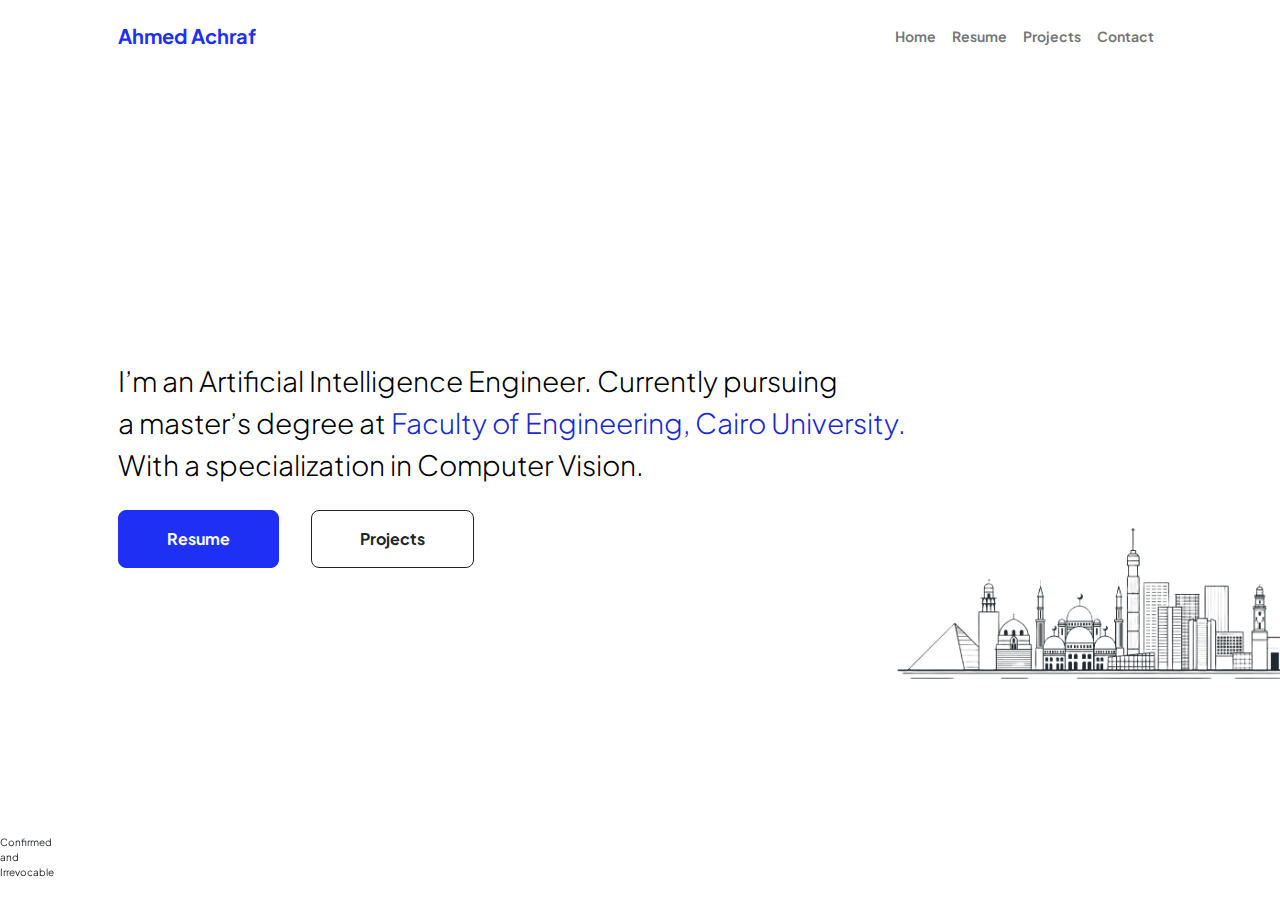
<file: index.html>
<!DOCTYPE html>
<html lang="en">
    <head>
        <meta charset="utf-8" />
        <meta name="viewport" content="width=device-width, initial-scale=1, shrink-to-fit=no" />
        <meta name="description" content="" />
        <meta name="author" content="" />
        <title>Ahmed Achraf ™</title>
        <!-- Favicon-->
        <link rel="icon" type="image/x-icon" href="assets/favicon.png" />
        <!-- Custom Google font-->
        <link rel="preconnect" href="https://fonts.googleapis.com" />
        <link rel="preconnect" href="https://fonts.gstatic.com" crossorigin />
        <link href="https://fonts.googleapis.com/css2?family=Plus+Jakarta+Sans:wght@100;200;300;400;500;600;700;800;900&amp;display=swap" rel="stylesheet" />
        <!-- Bootstrap icons-->
        <link href="https://cdn.jsdelivr.net/npm/bootstrap-icons@1.8.1/font/bootstrap-icons.css" rel="stylesheet" />
        <!-- Core theme CSS (includes Bootstrap)-->
        <link href="css/styles.css" rel="stylesheet" />
        <style>
            .logos-row {
                display: flex;
                justify-content: right; 

            }
    
            .logos-row img {
                margin-right: -151px;
                margin-top: -56px;
                width: 416px;
            }
            .vertical{
                font-size: 10px;
                position: fixed;
                bottom: 20px;
                right: 1210px;
            }
        </style>
    </head>
    <body class="d-flex flex-column h-100">
        <main class="flex-shrink-0">
            <!-- Navigation-->
            <nav class="navbar navbar-expand-lg navbar-light bg-white py-3">
                <div class="container px-5">
                    <a class="navbar-brand" href="index.html"><span class="fw-bolder text-primary">Ahmed Achraf</span></a>
                    <button class="navbar-toggler" type="button" data-bs-toggle="collapse" data-bs-target="#navbarSupportedContent" aria-controls="navbarSupportedContent" aria-expanded="false" aria-label="Toggle navigation"><span class="navbar-toggler-icon"></span></button>
                    <div class="collapse navbar-collapse" id="navbarSupportedContent">
                        <ul class="navbar-nav ms-auto mb-2 mb-lg-0 small fw-bolder">
                            <li class="nav-item"><a class="nav-link" href="index.html">Home</a></li>
                            <li class="nav-item"><a class="nav-link" href="resume.html">Resume</a></li>
                            <li class="nav-item"><a class="nav-link" href="projects.html">Projects</a></li>
                            <li class="nav-item"><a class="nav-link" href="contact.html">Contact</a></li>
                        </ul>
                    </div>
                </div>
            </nav>
            <!-- Header-->
            <header class="py-5">
                <div class="vertical">Confirmed and Irrevocable</div>
                <div class="container px-5">
                    <div class="row gx-5 align-items-center">
                        <div class="col-xxl-5">
                            <!-- Header text content-->
        </br>
        </br>
        </br>
        </br>
        </br>
        </br>
        </br>
        </br>
         </br>
        </br>
        
                            <div class="text-center text-xxl-start">
                                <div class="fs-3 fw-light text-muted">I’m an Artificial Intelligence Engineer. Currently pursuing</br> a master’s degree at <span style="color: #1a29cf">Faculty of Engineering, Cairo University. </br></span>With a specialization in Computer Vision.</div>
                            </div>

        </br>
        



                            <div class="text-center text-xxl-start">
                                <div class="d-grid gap-3 d-sm-flex justify-content-sm-center justify-content-xxl-start mb-3">
                                    <a class="btn btn-primary btn-lg px-5 py-3 me-sm-3 fs-6 fw-bolder" href="resume.html">Resume</a>
                                    <a class="btn btn-outline-dark btn-lg px-5 py-3 fs-6 fw-bolder" href="projects.html">Projects</a>
                                </div>
                            </div>

                        </div>
                        <div class="logos-row"><img src="assets\cairo.png" alt="Cairo"> </div>
                        
                <!-- <div class="logos-row">
                    <a href="https://github.com/AhmedAchraf2001" target="_blank">
                        <img src="assets\github.png" alt="GitHub">
                    </a>
                    <a href="https://www.linkedin.com/in/ahmedachraf2001/" target="_blank">
                        <img src="assets\linkedin.jpg" alt="LinkedIn">
                    </a>
                    <a href="https://x.com/ahmedachraf2001/" target="_blank">
                        <img src="assets\twitter.jpg" alt="Twitter">
                    </a>
                    <a href="https://www.facebook.com/ahmedachraf2001" target="_blank">
                        <img src="assets\facebook.png" alt="Facebook">
                    </a>
                </div> -->
    </body>
</html>
</file>
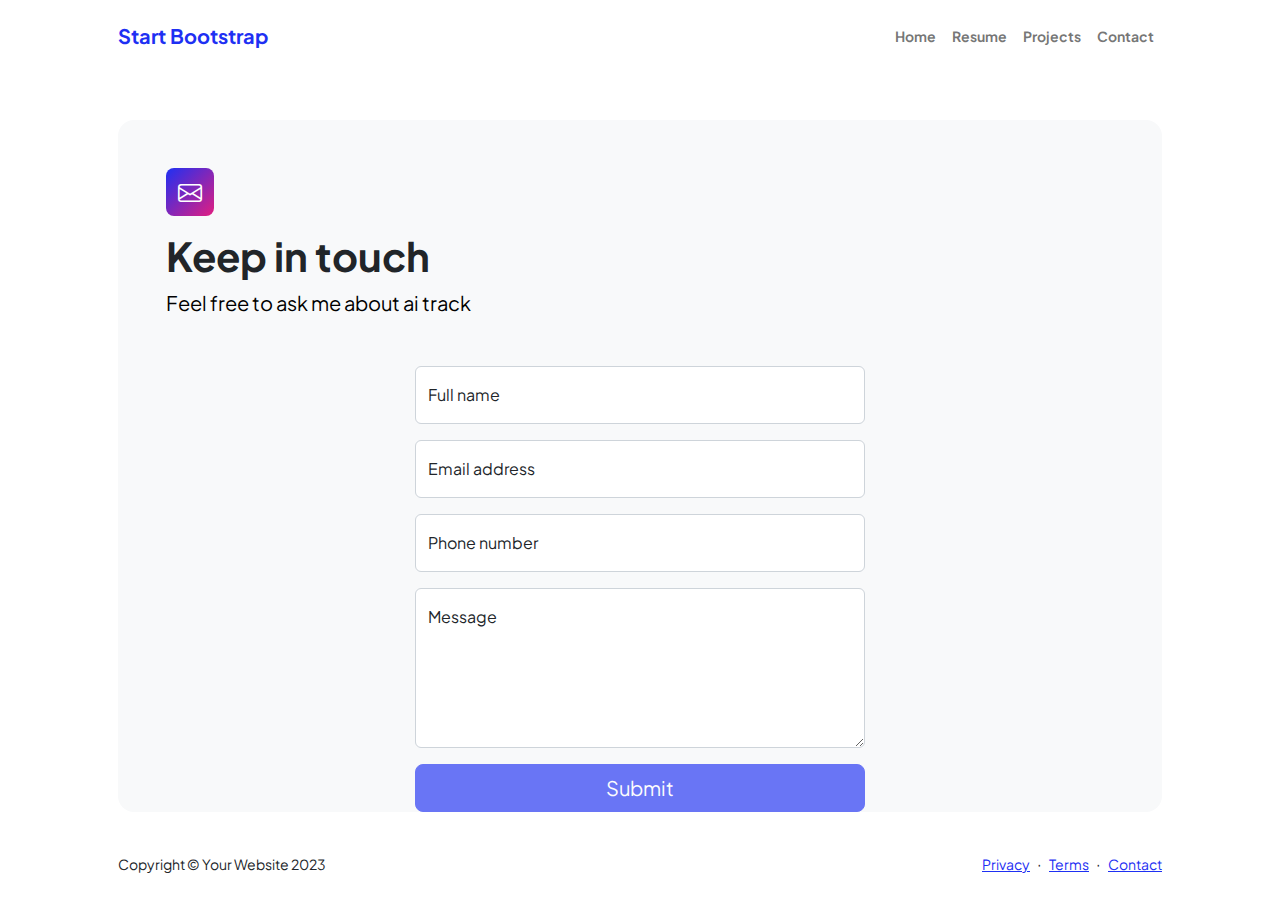
<file: contact.html>
<!DOCTYPE html>
<html lang="en">
    <head>
        <meta charset="utf-8" />
        <meta name="viewport" content="width=device-width, initial-scale=1, shrink-to-fit=no" />
        <meta name="description" content />
        <meta name="author" content />
        <title>Ahmed Achraf - Contact</title>
        <!-- Favicon-->
        <link rel="icon" type="image/x-icon" href="assets/favicon.png" />
        <!-- Custom Google font-->
        <link rel="preconnect" href="https://fonts.googleapis.com" />
        <link rel="preconnect" href="https://fonts.gstatic.com" crossorigin />
        <link href="https://fonts.googleapis.com/css2?family=Plus+Jakarta+Sans:wght@100;200;300;400;500;600;700;800;900&amp;display=swap" rel="stylesheet" />
        <!-- Bootstrap icons-->
        <link href="https://cdn.jsdelivr.net/npm/bootstrap-icons@1.8.1/font/bootstrap-icons.css" rel="stylesheet" />
        <!-- Core theme CSS (includes Bootstrap)-->
        <link href="css/styles.css" rel="stylesheet" />
    </head>
    <body class="d-flex flex-column">
        <main class="flex-shrink-0">
            <!-- Navigation-->
            <nav class="navbar navbar-expand-lg navbar-light bg-white py-3">
                <div class="container px-5">
                    <a class="navbar-brand" href="index.html"><span class="fw-bolder text-primary">Start Bootstrap</span></a>
                    <button class="navbar-toggler" type="button" data-bs-toggle="collapse" data-bs-target="#navbarSupportedContent" aria-controls="navbarSupportedContent" aria-expanded="false" aria-label="Toggle navigation"><span class="navbar-toggler-icon"></span></button>
                    <div class="collapse navbar-collapse" id="navbarSupportedContent">
                        <ul class="navbar-nav ms-auto mb-2 mb-lg-0 small fw-bolder">
                            <li class="nav-item"><a class="nav-link" href="index.html">Home</a></li>
                            <li class="nav-item"><a class="nav-link" href="resume.html">Resume</a></li>
                            <li class="nav-item"><a class="nav-link" href="projects.html">Projects</a></li>
                            <li class="nav-item"><a class="nav-link" href="contact.html">Contact</a></li>
                        </ul>
                    </div>
                </div>
            </nav>
            <!-- Page content-->
            <section class="py-5">
                <div class="container px-5">
                    <!-- Contact form-->
                    <div class="bg-light rounded-4 py-5 px-4 px-md-5">
                        <div class="text-center mb-5">
                            <div class="feature bg-primary bg-gradient-primary-to-secondary text-white rounded-3 mb-3"><i class="bi bi-envelope"></i></div>
                            <h1 class="fw-bolder">Keep in touch</h1>
                            <p class="lead fw-normal text-muted mb-0">Feel free to ask me about ai track</p>
                        </div>
                        <div class="row gx-5 justify-content-center">
                            <div class="col-lg-8 col-xl-6">
                                <!-- * * * * * * * * * * * * * * *-->
                                <!-- * * SB Forms Contact Form * *-->
                                <!-- * * * * * * * * * * * * * * *-->
                                <!-- This form is pre-integrated with SB Forms.-->
                                <!-- To make this form functional, sign up at-->
                                <!-- https://startbootstrap.com/solution/contact-forms-->
                                <!-- to get an API token!-->
                                <form id="contactForm" data-sb-form-api-token="API_TOKEN">
                                    <!-- Name input-->
                                    <div class="form-floating mb-3">
                                        <input class="form-control" id="name" type="text" placeholder="Enter your name..." data-sb-validations="required" />
                                        <label for="name">Full name</label>
                                        <div class="invalid-feedback" data-sb-feedback="name:required">A name is required.</div>
                                    </div>
                                    <!-- Email address input-->
                                    <div class="form-floating mb-3">
                                        <input class="form-control" id="email" type="email" placeholder="name@example.com" data-sb-validations="required,email" />
                                        <label for="email">Email address</label>
                                        <div class="invalid-feedback" data-sb-feedback="email:required">An email is required.</div>
                                        <div class="invalid-feedback" data-sb-feedback="email:email">Email is not valid.</div>
                                    </div>
                                    <!-- Phone number input-->
                                    <div class="form-floating mb-3">
                                        <input class="form-control" id="phone" type="tel" placeholder="(123) 456-7890" data-sb-validations="required" />
                                        <label for="phone">Phone number</label>
                                        <div class="invalid-feedback" data-sb-feedback="phone:required">A phone number is required.</div>
                                    </div>
                                    <!-- Message input-->
                                    <div class="form-floating mb-3">
                                        <textarea class="form-control" id="message" type="text" placeholder="Enter your message here..." style="height: 10rem" data-sb-validations="required"></textarea>
                                        <label for="message">Message</label>
                                        <div class="invalid-feedback" data-sb-feedback="message:required">A message is required.</div>
                                    </div>
                                    <!-- Submit success message-->
                                    <!---->
                                    <!-- This is what your users will see when the form-->
                                    <!-- has successfully submitted-->
                                    <div class="d-none" id="submitSuccessMessage">
                                        <div class="text-center mb-3">
                                            <div class="fw-bolder">Form submission successful!</div>
                                            To activate this form, sign up at
                                            <br />
                                            <a href="https://startbootstrap.com/solution/contact-forms">https://startbootstrap.com/solution/contact-forms</a>
                                        </div>
                                    </div>
                                    <!-- Submit error message-->
                                    <!---->
                                    <!-- This is what your users will see when there is-->
                                    <!-- an error submitting the form-->
                                    <div class="d-none" id="submitErrorMessage"><div class="text-center text-danger mb-3">Error sending message!</div></div>
                                    <!-- Submit Button-->
                                    <div class="d-grid"><button class="btn btn-primary btn-lg disabled" id="submitButton" type="submit">Submit</button></div>
                                </form>
                            </div>
                        </div>
                    </div>
                </div>
            </section>
        </main>
        <!-- Footer-->
        <footer class="bg-white py-4 mt-auto">
            <div class="container px-5">
                <div class="row align-items-center justify-content-between flex-column flex-sm-row">
                    <div class="col-auto"><div class="small m-0">Copyright &copy; Your Website 2023</div></div>
                    <div class="col-auto">
                        <a class="small" href="#!">Privacy</a>
                        <span class="mx-1">&middot;</span>
                        <a class="small" href="#!">Terms</a>
                        <span class="mx-1">&middot;</span>
                        <a class="small" href="#!">Contact</a>
                    </div>
                </div>
            </div>
        </footer>
        <!-- Bootstrap core JS-->
        <script src="https://cdn.jsdelivr.net/npm/bootstrap@5.2.3/dist/js/bootstrap.bundle.min.js"></script>
        <!-- Core theme JS-->
        <script src="js/scripts.js"></script>
        <!-- * * * * * * * * * * * * * * * * * * * * * * * * * * * * * * * * * * * * * * * *-->
        <!-- * *                               SB Forms JS                               * *-->
        <!-- * * Activate your form at https://startbootstrap.com/solution/contact-forms * *-->
        <!-- * * * * * * * * * * * * * * * * * * * * * * * * * * * * * * * * * * * * * * * *-->
        <script src="https://cdn.startbootstrap.com/sb-forms-latest.js"></script>
    </body>
</html>
</file>
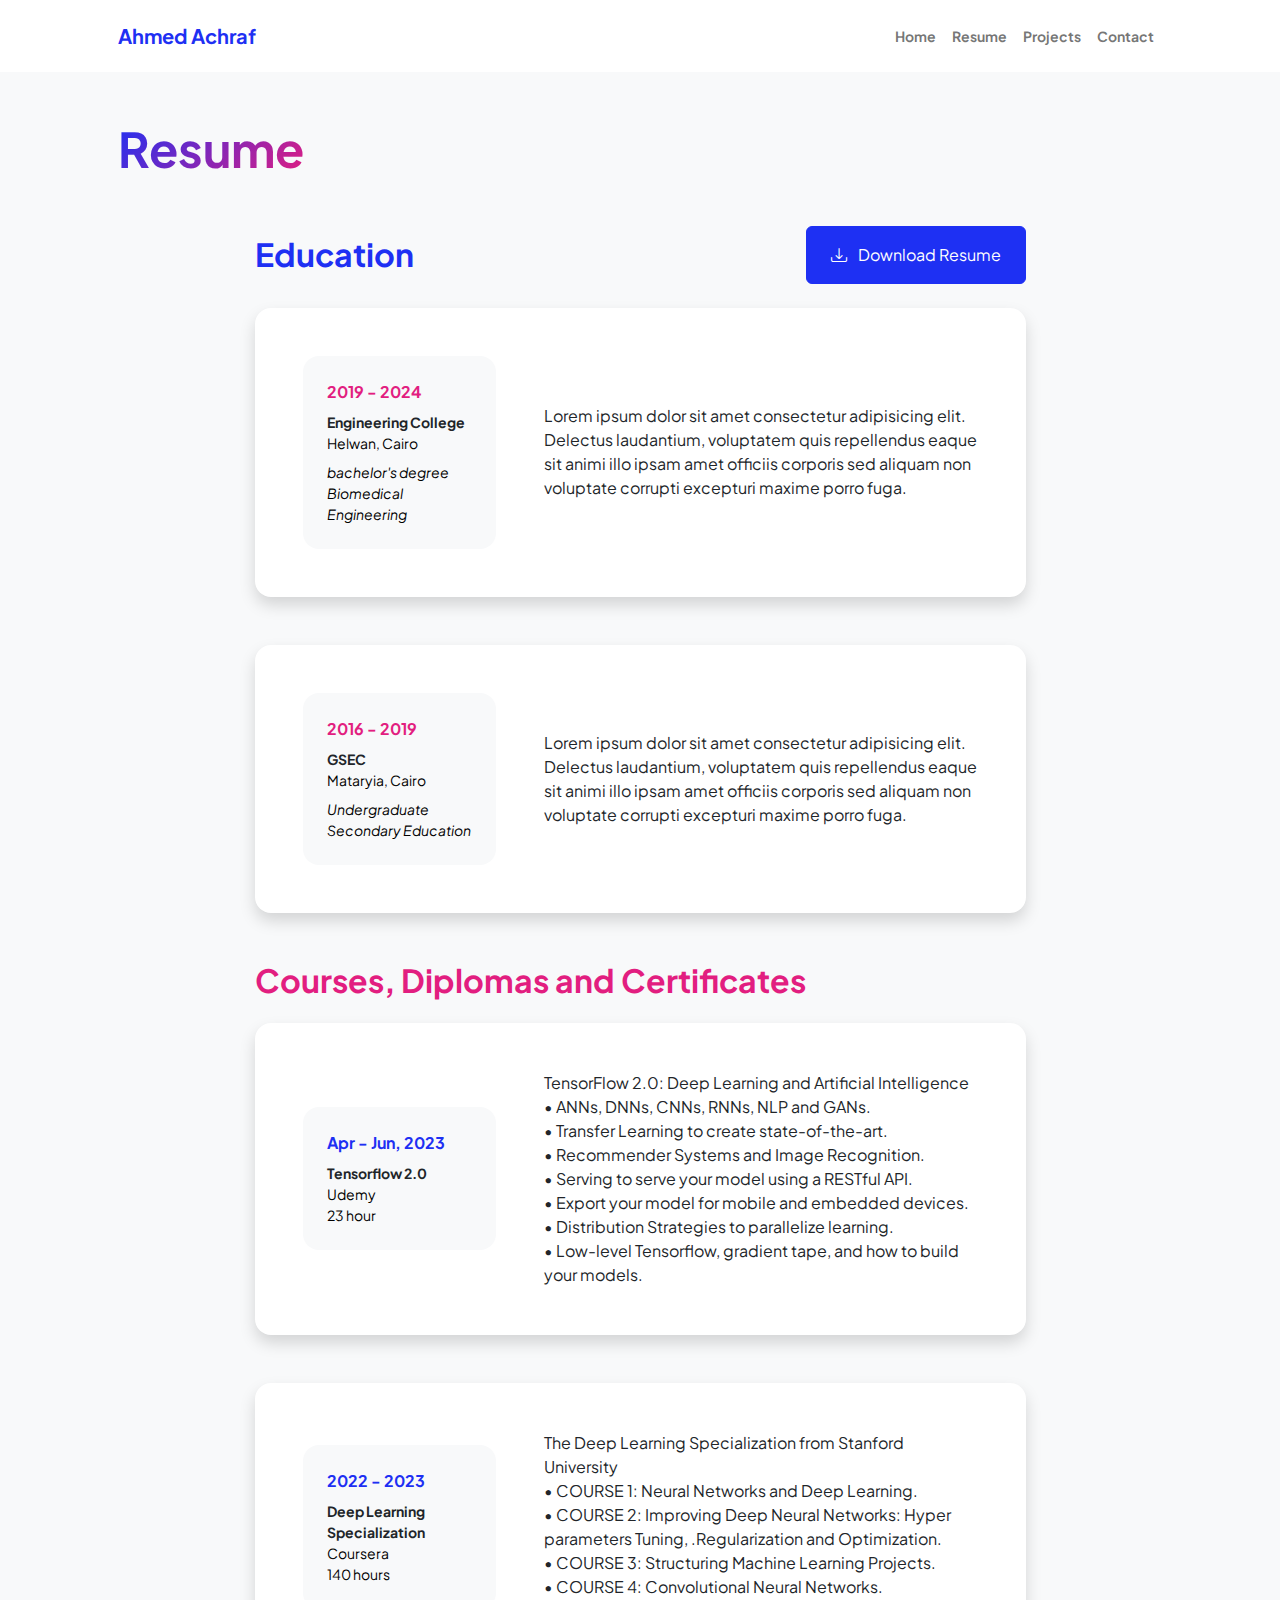
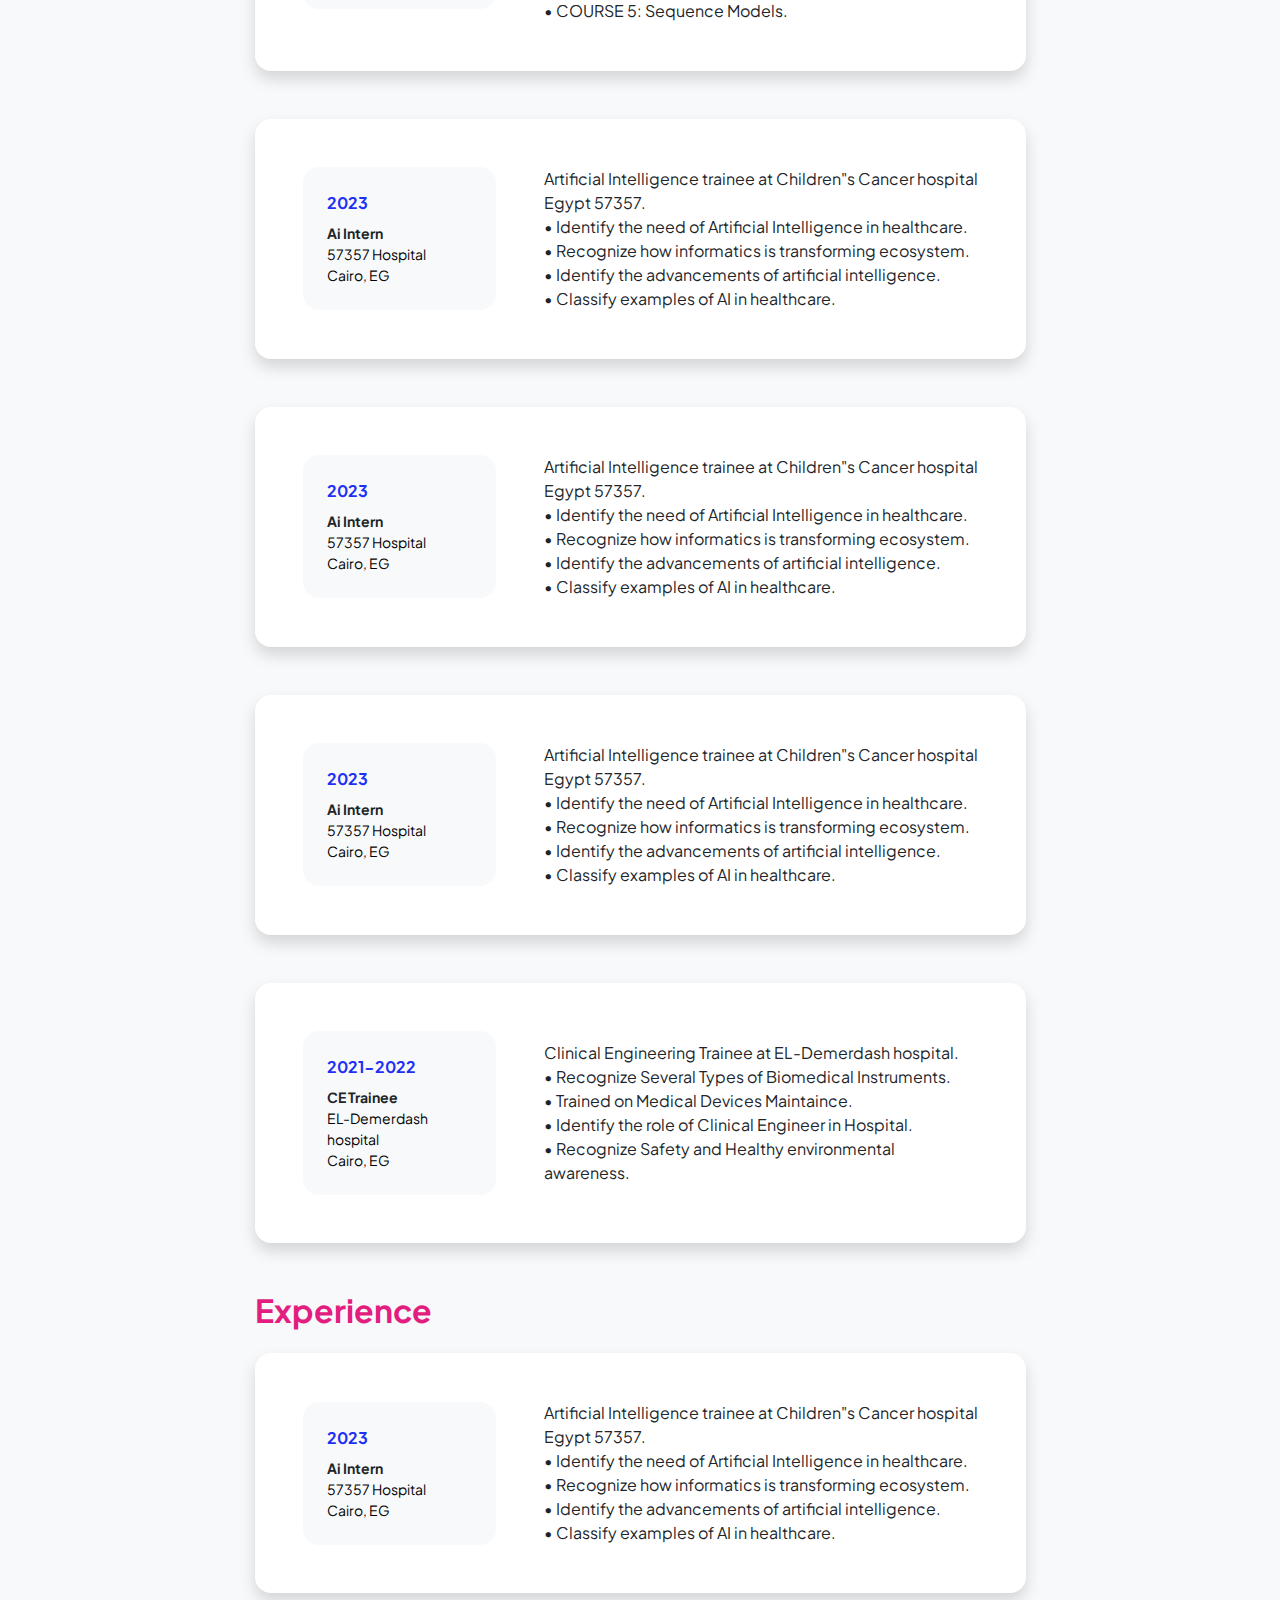
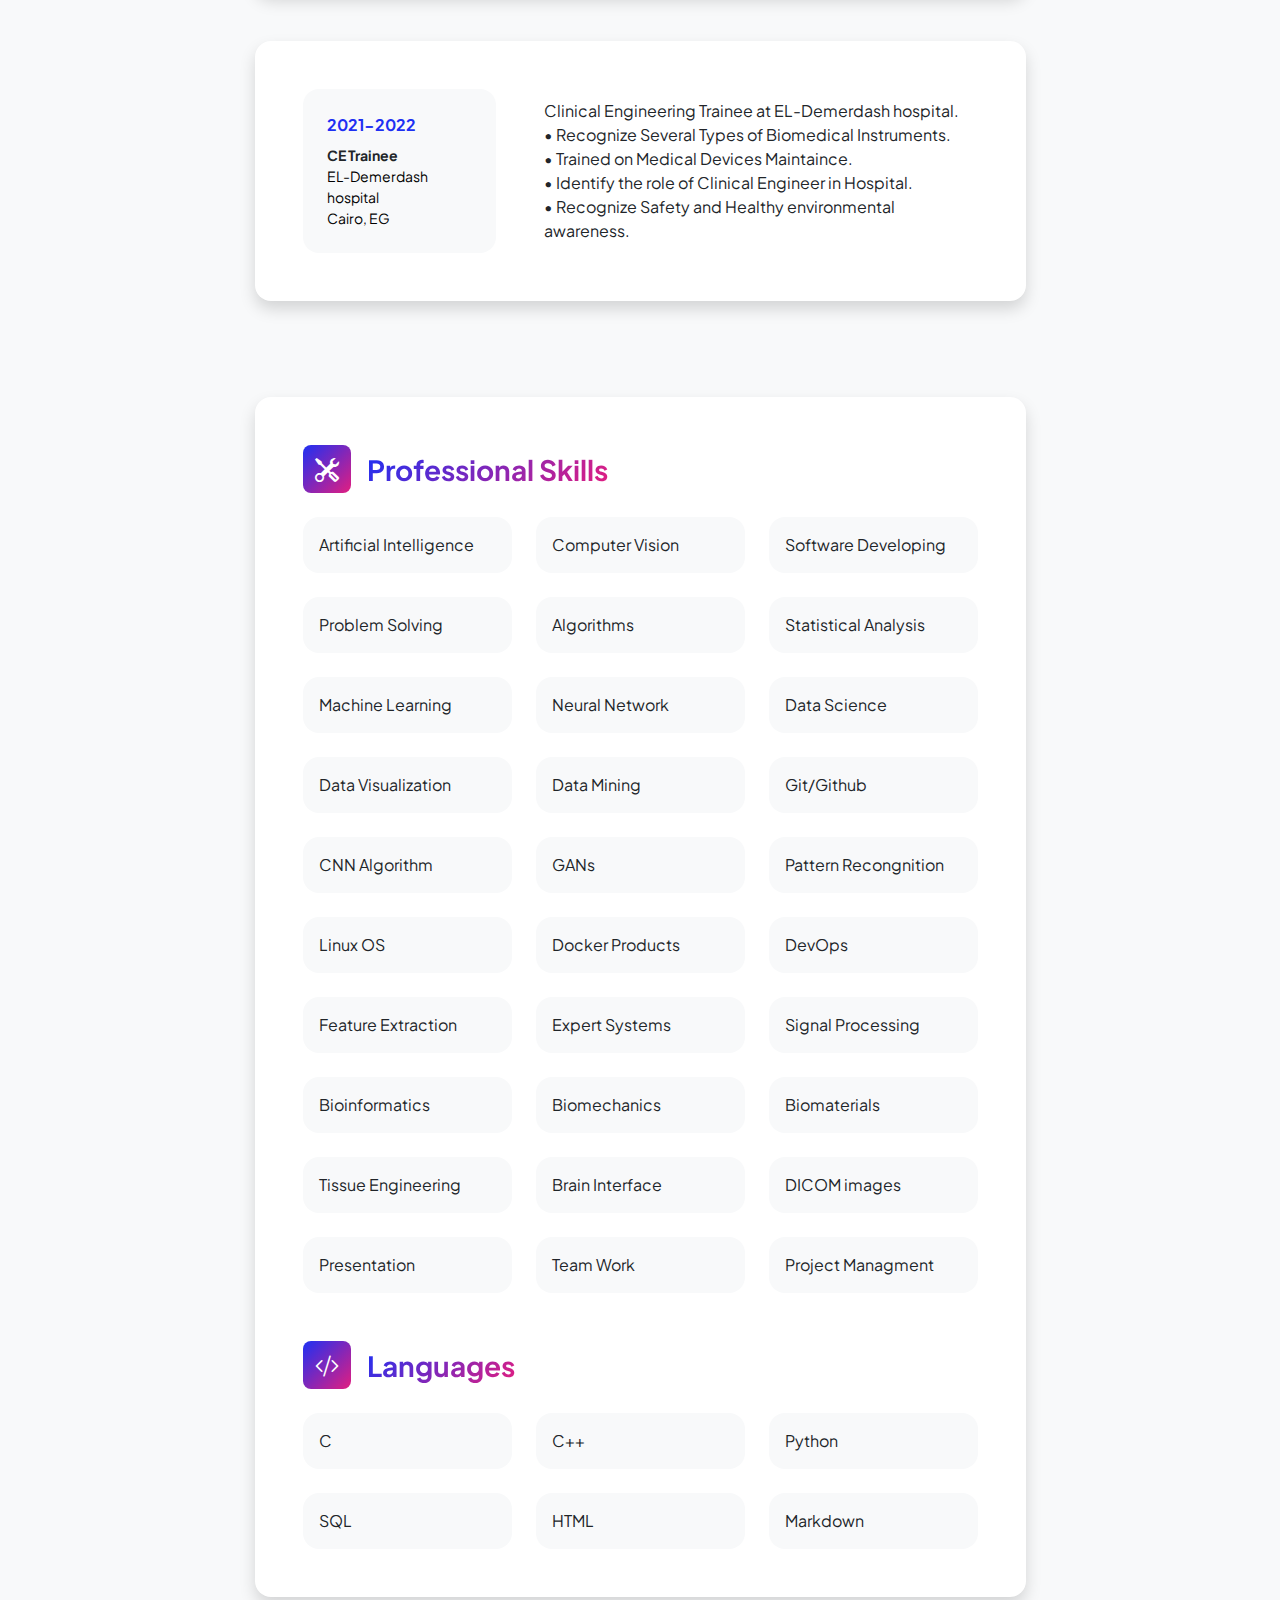
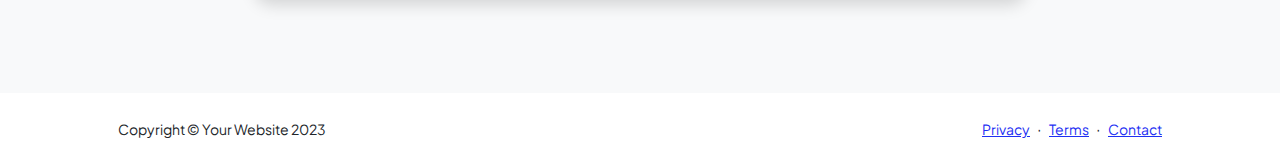
<file: resume.html>
<!DOCTYPE html>
<html lang="en">
    <head>
        <meta charset="utf-8" />
        <meta name="viewport" content="width=device-width, initial-scale=1, shrink-to-fit=no" />
        <meta name="description" content="" />
        <meta name="author" content="" />
        <title>Ahmed Achraf - Resume</title>
        <!-- Favicon-->
        <link rel="icon" type="image/x-icon" href="assets/favicon.png" />
        <!-- Custom Google font-->
        <link rel="preconnect" href="https://fonts.googleapis.com" />
        <link rel="preconnect" href="https://fonts.gstatic.com" crossorigin />
        <link href="https://fonts.googleapis.com/css2?family=Plus+Jakarta+Sans:wght@100;200;300;400;500;600;700;800;900&amp;display=swap" rel="stylesheet" />
        <!-- Bootstrap icons-->
        <link href="https://cdn.jsdelivr.net/npm/bootstrap-icons@1.8.1/font/bootstrap-icons.css" rel="stylesheet" />
        <!-- Core theme CSS (includes Bootstrap)-->
        <link href="css/styles.css" rel="stylesheet" />
    </head>
    <body class="d-flex flex-column h-100 bg-light">
        <main class="flex-shrink-0">
            <!-- Navigation-->
            <nav class="navbar navbar-expand-lg navbar-light bg-white py-3">
                <div class="container px-5">
                    <a class="navbar-brand" href="index.html"><span class="fw-bolder text-primary">Ahmed Achraf</span></a>
                    <button class="navbar-toggler" type="button" data-bs-toggle="collapse" data-bs-target="#navbarSupportedContent" aria-controls="navbarSupportedContent" aria-expanded="false" aria-label="Toggle navigation"><span class="navbar-toggler-icon"></span></button>
                    <div class="collapse navbar-collapse" id="navbarSupportedContent">
                        <ul class="navbar-nav ms-auto mb-2 mb-lg-0 small fw-bolder">
                            <li class="nav-item"><a class="nav-link" href="index.html">Home</a></li>
                            <li class="nav-item"><a class="nav-link" href="resume.html">Resume</a></li>
                            <li class="nav-item"><a class="nav-link" href="projects.html">Projects</a></li>
                            <li class="nav-item"><a class="nav-link" href="contact.html">Contact</a></li>
                        </ul>
                    </div>
                </div>
            </nav>
            <!-- Page Content-->
            <div class="container px-5 my-5">
                <div class="text-center mb-5">
                    <h1 class="display-5 fw-bolder mb-0"><span class="text-gradient d-inline">Resume</span></h1>
                </div>
                <div class="row gx-5 justify-content-center">
                    <div class="col-lg-11 col-xl-9 col-xxl-8">
                        <!-- Education Section-->
                        <section>
                            <div class="d-flex align-items-center justify-content-between mb-4">
                                <h2 class="text-primary fw-bolder mb-0">Education</h2>
                                <!-- Download resume button -->
                                <!-- Note: Set the link href target to a PDF file within your project -->
                                <a class="btn btn-primary px-4 py-3" href="https://drive.google.com/uc?export=download&id=1XPMuKpTA9o96VHDYKqzvcKRWG084343t">
                                    <div class="d-inline-block bi bi-download me-2"></div>
                                    Download Resume
                                </a>
                            </div>

                            <!-- Education Card 1-->
                            <div class="card shadow border-0 rounded-4 mb-5">
                                <div class="card-body p-5">
                                    <div class="row align-items-center gx-5">
                                        <div class="col text-center text-lg-start mb-4 mb-lg-0">
                                            <div class="bg-light p-4 rounded-4">
                                                <div class="text-secondary fw-bolder mb-2">2019 - 2024</div>
                                                <div class="mb-2">
                                                    <div class="small fw-bolder">Engineering College</div>
                                                    <div class="small text-muted">Helwan, Cairo</div>
                                                </div>
                                                <div class="fst-italic">
                                                    <div class="small text-muted">bachelor's degree</div>
                                                    <div class="small text-muted">Biomedical Engineering</div>
                                                </div>
                                            </div>
                                        </div>
                                        <div class="col-lg-8"><div>Lorem ipsum dolor sit amet consectetur adipisicing elit. Delectus laudantium, voluptatem quis repellendus eaque sit animi illo ipsam amet officiis corporis sed aliquam non voluptate corrupti excepturi maxime porro fuga.</div></div>
                                    </div>
                                </div>
                            </div>
                            <!-- Education Card 2-->
                            <div class="card shadow border-0 rounded-4 mb-5">
                                <div class="card-body p-5">
                                    <div class="row align-items-center gx-5">
                                        <div class="col text-center text-lg-start mb-4 mb-lg-0">
                                            <div class="bg-light p-4 rounded-4">
                                                <div class="text-secondary fw-bolder mb-2">2016 - 2019</div>
                                                <div class="mb-2">
                                                    <div class="small fw-bolder">GSEC</div>
                                                    <div class="small text-muted">Mataryia, Cairo</div>
                                                </div>
                                                <div class="fst-italic">
                                                    <div class="small text-muted">Undergraduate</div>
                                                    <div class="small text-muted">Secondary Education</div>
                                                </div>
                                            </div>
                                        </div>
                                        <div class="col-lg-8"><div>Lorem ipsum dolor sit amet consectetur adipisicing elit. Delectus laudantium, voluptatem quis repellendus eaque sit animi illo ipsam amet officiis corporis sed aliquam non voluptate corrupti excepturi maxime porro fuga.</div></div>
                                    </div>
                                </div>
                            </div>
                        </section>





                        <!-- Courses Section-->
                        <section>
                            <h2 class="text-secondary fw-bolder mb-4">Courses, Diplomas and Certificates</h2>
                            <!-- Courses Card 1-->
                            <div class="card shadow border-0 rounded-4 mb-5">
                                <div class="card-body p-5">
                                    <div class="row align-items-center gx-5">
                                        <div class="col text-center text-lg-start mb-4 mb-lg-0">
                                            <div class="bg-light p-4 rounded-4">
                                                <div class="text-primary fw-bolder mb-2">Apr - Jun, 2023</div>
                                                <div class="small fw-bolder">Tensorflow 2.0</div>
                                                <div class="small text-muted">Udemy</div>
                                                <div class="small text-muted">23 hour</div>
                                            </div>
                                        </div>
                                        <div class="col-lg-8"><div>
                                            TensorFlow 2.0: Deep Learning and Artificial Intelligence<br>
                                            • ANNs, DNNs, CNNs, RNNs, NLP and GANs.<br>
                                            • Transfer Learning to create state-of-the-art.<br>
                                            • Recommender Systems and Image Recognition.<br>
                                            • Serving to serve your model using a RESTful API.<br>
                                            • Export your model for mobile and embedded devices.<br>
                                            • Distribution Strategies to parallelize learning.<br>
                                            • Low-level Tensorflow, gradient tape, and how to build your models.
                                        </div></div>
                                    </div>
                                </div>
                            </div>

                            <!-- Courses Card 2-->
                            <div class="card shadow border-0 rounded-4 mb-5">
                                <div class="card-body p-5">
                                    <div class="row align-items-center gx-5">
                                        <div class="col text-center text-lg-start mb-4 mb-lg-0">
                                            <div class="bg-light p-4 rounded-4">
                                                <div class="text-primary fw-bolder mb-2">2022 - 2023</div>
                                                <div class="small fw-bolder">Deep Learning Specialization</div>
                                                <div class="small text-muted">Coursera</div>
                                                <div class="small text-muted">140 hours</div>
                                            </div>
                                        </div>
                                        <div class="col-lg-8"><div>The Deep Learning Specialization from Stanford University<br>
                                            • COURSE 1: Neural Networks and Deep Learning.<br>
                                            • COURSE 2: Improving Deep Neural Networks: Hyper parameters Tuning, .Regularization and Optimization.<br>
                                            • COURSE 3: Structuring Machine Learning Projects.<br>
                                            • COURSE 4: Convolutional Neural Networks.<br>
                                            • COURSE 5: Sequence Models.<br>
                                        </div></div>
                                    </div>
                                </div>
                            </div>

                            <!-- Courses Card 3-->
                            <div class="card shadow border-0 rounded-4 mb-5">
                                <div class="card-body p-5">
                                    <div class="row align-items-center gx-5">
                                        <div class="col text-center text-lg-start mb-4 mb-lg-0">
                                            <div class="bg-light p-4 rounded-4">
                                                <div class="text-primary fw-bolder mb-2">2023</div>
                                                <div class="small fw-bolder">Ai Intern</div>
                                                <div class="small text-muted">57357 Hospital</div>
                                                <div class="small text-muted">Cairo, EG</div>
                                            </div>
                                        </div>
                                        <div class="col-lg-8"><div>Artificial Intelligence trainee at Children"s Cancer hospital Egypt 57357.<br>
                                                                        • Identify the need of Artificial Intelligence in healthcare.<br>
                                                                        • Recognize how informatics is transforming ecosystem.<br>
                                                                        • Identify the advancements of artificial intelligence.<br>
                                                                        • Classify examples of AI in healthcare.
                                        </div></div>
                                    </div>
                                </div>
                            </div>

                            <!-- Courses Card 4-->
                            <div class="card shadow border-0 rounded-4 mb-5">
                                <div class="card-body p-5">
                                    <div class="row align-items-center gx-5">
                                        <div class="col text-center text-lg-start mb-4 mb-lg-0">
                                            <div class="bg-light p-4 rounded-4">
                                                <div class="text-primary fw-bolder mb-2">2023</div>
                                                <div class="small fw-bolder">Ai Intern</div>
                                                <div class="small text-muted">57357 Hospital</div>
                                                <div class="small text-muted">Cairo, EG</div>
                                            </div>
                                        </div>
                                        <div class="col-lg-8"><div>Artificial Intelligence trainee at Children"s Cancer hospital Egypt 57357.<br>
                                                                        • Identify the need of Artificial Intelligence in healthcare.<br>
                                                                        • Recognize how informatics is transforming ecosystem.<br>
                                                                        • Identify the advancements of artificial intelligence.<br>
                                                                        • Classify examples of AI in healthcare.
                                        </div></div>
                                    </div>
                                </div>
                            </div>

                            <!-- Courses Card 5-->
                            <div class="card shadow border-0 rounded-4 mb-5">
                                <div class="card-body p-5">
                                    <div class="row align-items-center gx-5">
                                        <div class="col text-center text-lg-start mb-4 mb-lg-0">
                                            <div class="bg-light p-4 rounded-4">
                                                <div class="text-primary fw-bolder mb-2">2023</div>
                                                <div class="small fw-bolder">Ai Intern</div>
                                                <div class="small text-muted">57357 Hospital</div>
                                                <div class="small text-muted">Cairo, EG</div>
                                            </div>
                                        </div>
                                        <div class="col-lg-8"><div>Artificial Intelligence trainee at Children"s Cancer hospital Egypt 57357.<br>
                                                                        • Identify the need of Artificial Intelligence in healthcare.<br>
                                                                        • Recognize how informatics is transforming ecosystem.<br>
                                                                        • Identify the advancements of artificial intelligence.<br>
                                                                        • Classify examples of AI in healthcare.
                                        </div></div>
                                    </div>
                                </div>
                            </div>

                            <!-- Courses Card 6-->
                            <div class="card shadow border-0 rounded-4 mb-5">
                                <div class="card-body p-5">
                                    <div class="row align-items-center gx-5">
                                        <div class="col text-center text-lg-start mb-4 mb-lg-0">
                                            <div class="bg-light p-4 rounded-4">
                                                <div class="text-primary fw-bolder mb-2">2021-2022</div>
                                                <div class="small fw-bolder">CE Trainee</div>
                                                <div class="small text-muted">EL-Demerdash hospital</div>
                                                <div class="small text-muted">Cairo, EG</div>
                                            </div>
                                        </div>
                                        <div class="col-lg-8"><div>Clinical Engineering Trainee at EL-Demerdash hospital.<br>
                                                                        • Recognize Several Types of Biomedical Instruments.<br>
                                                                        • Trained on Medical Devices Maintaince.<br>
                                                                        • Identify the role of Clinical Engineer in Hospital.<br>
                                                                        • Recognize Safety and Healthy environmental awareness.
                                        </div></div>
                                    </div>
                                </div>
                            </div>
                        </section>




                        <!-- Experience Section-->
                        <section>
                            <h2 class="text-secondary fw-bolder mb-4">Experience</h2>
                            <!-- Experience Card 1-->
                            <div class="card shadow border-0 rounded-4 mb-5">
                                <div class="card-body p-5">
                                    <div class="row align-items-center gx-5">
                                        <div class="col text-center text-lg-start mb-4 mb-lg-0">
                                            <div class="bg-light p-4 rounded-4">
                                                <div class="text-primary fw-bolder mb-2">2023</div>
                                                <div class="small fw-bolder">Ai Intern</div>
                                                <div class="small text-muted">57357 Hospital</div>
                                                <div class="small text-muted">Cairo, EG</div>
                                            </div>
                                        </div>
                                        <div class="col-lg-8"><div>Artificial Intelligence trainee at Children"s Cancer hospital Egypt 57357.<br>
                                                                        • Identify the need of Artificial Intelligence in healthcare.<br>
                                                                        • Recognize how informatics is transforming ecosystem.<br>
                                                                        • Identify the advancements of artificial intelligence.<br>
                                                                        • Classify examples of AI in healthcare.
                                        </div></div>
                                    </div>
                                </div>
                            </div>
                            <!-- Experience Card 2-->
                            <div class="card shadow border-0 rounded-4 mb-5">
                                <div class="card-body p-5">
                                    <div class="row align-items-center gx-5">
                                        <div class="col text-center text-lg-start mb-4 mb-lg-0">
                                            <div class="bg-light p-4 rounded-4">
                                                <div class="text-primary fw-bolder mb-2">2021-2022</div>
                                                <div class="small fw-bolder">CE Trainee</div>
                                                <div class="small text-muted">EL-Demerdash hospital</div>
                                                <div class="small text-muted">Cairo, EG</div>
                                            </div>
                                        </div>
                                        <div class="col-lg-8"><div>Clinical Engineering Trainee at EL-Demerdash hospital.<br>
                                                                        • Recognize Several Types of Biomedical Instruments.<br>
                                                                        • Trained on Medical Devices Maintaince.<br>
                                                                        • Identify the role of Clinical Engineer in Hospital.<br>
                                                                        • Recognize Safety and Healthy environmental awareness.
                                        </div></div>
                                    </div>
                                </div>
                            </div>
                        </section>





                        <!-- Divider-->
                        <div class="pb-5"></div>
                        <!-- Skills Section-->
                        <section>
                            <!-- Skillset Card-->
                            <div class="card shadow border-0 rounded-4 mb-5">
                                <div class="card-body p-5">
                                    <!-- Professional skills list-->
                                    <div class="mb-5">
                                        <div class="d-flex align-items-center mb-4">
                                            <div class="feature bg-primary bg-gradient-primary-to-secondary text-white rounded-3 me-3"><i class="bi bi-tools"></i></div>
                                            <h3 class="fw-bolder mb-0"><span class="text-gradient d-inline">Professional Skills</span></h3>
                                        </div>

                                        <div class="row row-cols-1 row-cols-md-3 mb-4">
                                            <div class="col mb-4 mb-md-0"><div class="d-flex align-items-center bg-light rounded-4 p-3 h-100">Artificial Intelligence</div></div>
                                            <div class="col mb-4 mb-md-0"><div class="d-flex align-items-center bg-light rounded-4 p-3 h-100">Computer Vision</div></div>
                                            <div class="col"><div class="d-flex align-items-center bg-light rounded-4 p-3 h-100">Software Developing</div></div>
                                        </div>
                                        <div class="row row-cols-1 row-cols-md-3 mb-4">
                                            <div class="col mb-4 mb-md-0"><div class="d-flex align-items-center bg-light rounded-4 p-3 h-100">Problem Solving</div></div>
                                            <div class="col mb-4 mb-md-0"><div class="d-flex align-items-center bg-light rounded-4 p-3 h-100">Algorithms</div></div>
                                            <div class="col"><div class="d-flex align-items-center bg-light rounded-4 p-3 h-100">Statistical Analysis</div></div>
                                        </div>
                                        <div class="row row-cols-1 row-cols-md-3 mb-4">
                                            <div class="col mb-4 mb-md-0"><div class="d-flex align-items-center bg-light rounded-4 p-3 h-100">Machine Learning</div></div>
                                            <div class="col mb-4 mb-md-0"><div class="d-flex align-items-center bg-light rounded-4 p-3 h-100">Neural Network</div></div>
                                            <div class="col mb-4 mb-md-0"><div class="d-flex align-items-center bg-light rounded-4 p-3 h-100">Data Science</div></div>
                                            
                                        </div>
                                        <div class="row row-cols-1 row-cols-md-3 mb-4">
                                            <div class="col mb-4 mb-md-0"><div class="d-flex align-items-center bg-light rounded-4 p-3 h-100">Data Visualization</div></div>
                                            <div class="col mb-4 mb-md-0"><div class="d-flex align-items-center bg-light rounded-4 p-3 h-100">Data Mining</div></div>
                                            <div class="col"><div class="d-flex align-items-center bg-light rounded-4 p-3 h-100">Git/Github</div></div>
                                        </div>
                                        <div class="row row-cols-1 row-cols-md-3 mb-4">
                                            <div class="col mb-4 mb-md-0"><div class="d-flex align-items-center bg-light rounded-4 p-3 h-100">CNN Algorithm</div></div>
                                            <div class="col mb-4 mb-md-0"><div class="d-flex align-items-center bg-light rounded-4 p-3 h-100">GANs</div></div>
                                            <div class="col"><div class="d-flex align-items-center bg-light rounded-4 p-3 h-100">Pattern Recongnition</div></div>
                                        </div>
                                        <div class="row row-cols-1 row-cols-md-3 mb-4">
                                            <div class="col mb-4 mb-md-0"><div class="d-flex align-items-center bg-light rounded-4 p-3 h-100">Linux OS</div></div>
                                            <div class="col mb-4 mb-md-0"><div class="d-flex align-items-center bg-light rounded-4 p-3 h-100">Docker Products</div></div>
                                            <div class="col"><div class="d-flex align-items-center bg-light rounded-4 p-3 h-100">DevOps</div></div>
                                        </div>
                                        
                                        <div class="row row-cols-1 row-cols-md-3 mb-4">
                                            <div class="col mb-4 mb-md-0"><div class="d-flex align-items-center bg-light rounded-4 p-3 h-100">Feature Extraction</div></div>
                                            <div class="col mb-4 mb-md-0"><div class="d-flex align-items-center bg-light rounded-4 p-3 h-100">Expert Systems</div></div>
                                            <div class="col"><div class="d-flex align-items-center bg-light rounded-4 p-3 h-100">Signal Processing</div></div>
                                        </div>
                                        <div class="row row-cols-1 row-cols-md-3 mb-4">
                                            <div class="col mb-4 mb-md-0"><div class="d-flex align-items-center bg-light rounded-4 p-3 h-100">Bioinformatics</div></div>
                                            <div class="col mb-4 mb-md-0"><div class="d-flex align-items-center bg-light rounded-4 p-3 h-100">Biomechanics</div></div>
                                            <div class="col"><div class="d-flex align-items-center bg-light rounded-4 p-3 h-100">Biomaterials</div></div>
                                        </div>
                                        <div class="row row-cols-1 row-cols-md-3 mb-4">
                                            <div class="col mb-4 mb-md-0"><div class="d-flex align-items-center bg-light rounded-4 p-3 h-100">Tissue Engineering</div></div>
                                            <div class="col mb-4 mb-md-0"><div class="d-flex align-items-center bg-light rounded-4 p-3 h-100">Brain Interface</div></div>
                                            <div class="col"><div class="d-flex align-items-center bg-light rounded-4 p-3 h-100">DICOM images</div></div>
                                        </div>
                                        <div class="row row-cols-1 row-cols-md-3">
                                            <div class="col mb-4 mb-md-0"><div class="d-flex align-items-center bg-light rounded-4 p-3 h-100">Presentation</div></div>
                                            <div class="col mb-4 mb-md-0"><div class="d-flex align-items-center bg-light rounded-4 p-3 h-100">Team Work</div></div>
                                            <div class="col"><div class="d-flex align-items-center bg-light rounded-4 p-3 h-100">Project Managment</div></div>
                                        </div>
                                    </div>
                                    <!-- Languages list-->
                                    <div class="mb-0">
                                        <div class="d-flex align-items-center mb-4">
                                            <div class="feature bg-primary bg-gradient-primary-to-secondary text-white rounded-3 me-3"><i class="bi bi-code-slash"></i></div>
                                            <h3 class="fw-bolder mb-0"><span class="text-gradient d-inline">Languages</span></h3>
                                        </div>
                                        <div class="row row-cols-1 row-cols-md-3 mb-4">
                                            <div class="col mb-4 mb-md-0"><div class="d-flex align-items-center bg-light rounded-4 p-3 h-100">C</div></div>
                                            <div class="col mb-4 mb-md-0"><div class="d-flex align-items-center bg-light rounded-4 p-3 h-100">C++</div></div>
                                            <div class="col"><div class="d-flex align-items-center bg-light rounded-4 p-3 h-100">Python</div></div>
                                        </div>
                                        <div class="row row-cols-1 row-cols-md-3">
                                            <div class="col mb-4 mb-md-0"><div class="d-flex align-items-center bg-light rounded-4 p-3 h-100">SQL</div></div>
                                            <div class="col mb-4 mb-md-0"><div class="d-flex align-items-center bg-light rounded-4 p-3 h-100">HTML</div></div>
                                            <div class="col"><div class="d-flex align-items-center bg-light rounded-4 p-3 h-100">Markdown</div></div>
                                        </div>
                                    </div>
                                </div>
                            </div>
                        </section>
                    </div>
                </div>
            </div>
        </main>
        <!-- Footer-->
        <footer class="bg-white py-4 mt-auto">
            <div class="container px-5">
                <div class="row align-items-center justify-content-between flex-column flex-sm-row">
                    <div class="col-auto"><div class="small m-0">Copyright &copy; Your Website 2023</div></div>
                    <div class="col-auto">
                        <a class="small" href="#!">Privacy</a>
                        <span class="mx-1">&middot;</span>
                        <a class="small" href="#!">Terms</a>
                        <span class="mx-1">&middot;</span>
                        <a class="small" href="#!">Contact</a>
                    </div>
                </div>
            </div>
        </footer>
        <!-- Bootstrap core JS-->
        <script src="https://cdn.jsdelivr.net/npm/bootstrap@5.2.3/dist/js/bootstrap.bundle.min.js"></script>
        <!-- Core theme JS-->
        <script src="js/scripts.js"></script>
    </body>
</html>
</file>
